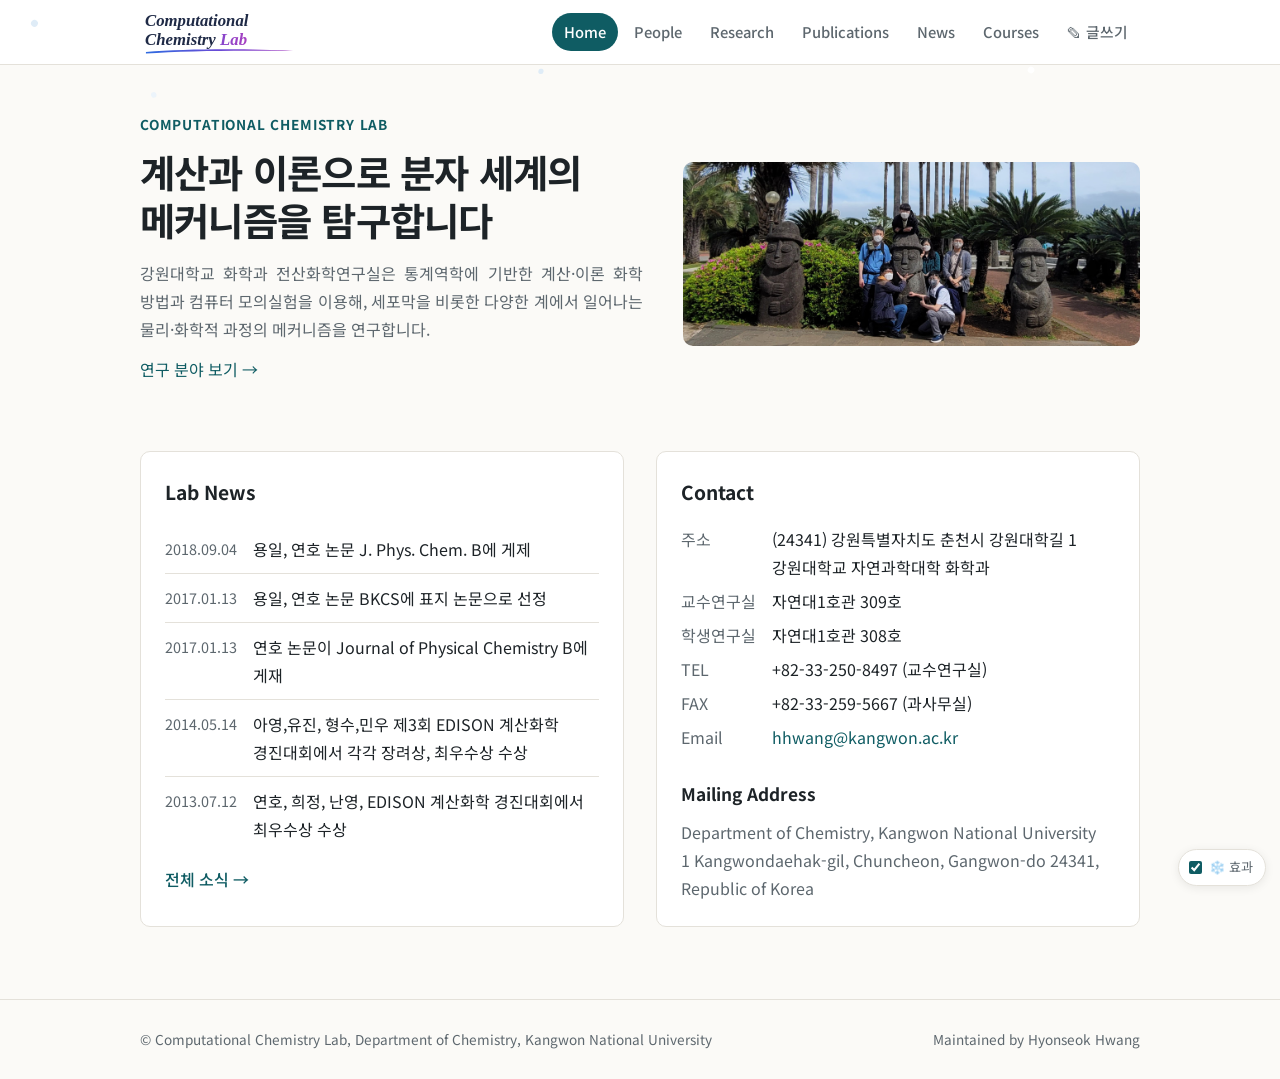
<file: index.html>
<!doctype html>
<html lang="ko">
<head>
<meta charset="utf-8">
<meta name="viewport" content="width=device-width, initial-scale=1">
<title>CCLab@KNU · 강원대학교 전산화학연구실</title>
<meta name="description" content="강원대학교 화학과 전산화학연구실 (Computational Chemistry Lab, Kangwon National University)">
<link rel="preconnect" href="https://fonts.googleapis.com">
<link rel="preconnect" href="https://fonts.gstatic.com" crossorigin>
<link href="https://fonts.googleapis.com/css2?family=Noto+Sans+KR:wght@400;500;700&family=Noto+Serif+KR:wght@600;700&display=swap" rel="stylesheet">
<link rel="stylesheet" href="assets/highlight/github.min.css">
<link rel="stylesheet" href="assets/style.css">
</head>
<body>
<header class="site-header">
  <div class="wrap">
    <a class="brand" href="" aria-label="CCLab@KNU"><img class="brand-logo" src="assets/images/r2-01.svg" alt="CCLab@KNU"></a>
    <button class="nav-toggle" aria-label="메뉴 열기" aria-expanded="false" aria-controls="nav"><span></span><span></span><span></span></button>
    <nav class="nav" id="nav"><a href="" class="active">Home</a><a href="people/">People</a><a href="research/">Research</a><a href="publications/">Publications</a><a href="news/">News</a><a href="courses/">Courses</a><a href="write.html">✎ 글쓰기</a></nav>
  </div>
</header>
<main><div class="wrap">

<section class="hero">
  <div>
    <div class="eyebrow">Computational Chemistry Lab</div>
    <h1>계산과 이론으로 분자 세계의 메커니즘을 탐구합니다</h1>
    <p>강원대학교 화학과 전산화학연구실은 통계역학에 기반한 계산·이론 화학 방법과 컴퓨터 모의실험을 이용해, 세포막을 비롯한 다양한 계에서 일어나는 물리·화학적 과정의 메커니즘을 연구합니다.</p>
    <p><a href="research/">연구 분야 보기 →</a></p>
  </div>
  <figure><img src="assets/images/cclab_20220414b.jpg" alt="CCLab 구성원 단체 사진" loading="lazy" onerror="this.closest('figure') ? this.closest('figure').remove() : this.remove()"></figure>
</section>

<div class="grid-2">
  <section class="card">
    <h2>Lab News</h2>
    <ul class="news-list">
<li><time>2018.09.04</time><span>용일, 연호 논문 J. Phys. Chem. B에 게제</span></li>
<li><time>2017.01.13</time><span>용일, 연호 논문 BKCS에 표지 논문으로 선정</span></li>
<li><time>2017.01.13</time><span>연호 논문이 Journal of Physical Chemistry B에 게재</span></li>
<li><time>2014.05.14</time><span>아영,유진, 형수,민우 제3회 EDISON 계산화학 경진대회에서 각각 장려상, 최우수상 수상</span></li>
<li><time>2013.07.12</time><span>연호, 희정, 난영, EDISON 계산화학 경진대회에서 최우수상 수상</span></li>
    </ul>
    <a class="more" href="news/">전체 소식 →</a>
  </section>
  <section class="card">
    <h2>Contact</h2>
    <dl class="contact">
      <dt>주소</dt><dd>(24341) 강원특별자치도 춘천시 강원대학길 1<br>강원대학교 자연과학대학 화학과</dd>
      <dt>교수연구실</dt><dd>자연대1호관 309호</dd>
      <dt>학생연구실</dt><dd>자연대1호관 308호</dd>
      <dt>TEL</dt><dd>+82-33-250-8497 (교수연구실)</dd>
      <dt>FAX</dt><dd>+82-33-259-5667 (과사무실)</dd>
      <dt>Email</dt><dd><a href="mailto:hhwang@kangwon.ac.kr">hhwang@kangwon.ac.kr</a></dd>
    </dl>
    <h3>Mailing Address</h3>
    <p style="margin:0;color:var(--muted)">Department of Chemistry, Kangwon National University<br>1 Kangwondaehak-gil, Chuncheon, Gangwon-do 24341, Republic of Korea</p>
  </section>
</div>

</div></main>
<footer class="site-footer">
  <div class="wrap">
    <span>© Computational Chemistry Lab, Department of Chemistry, Kangwon National University</span>
    <span>Maintained by Hyonseok Hwang</span>
  </div>
</footer>
<script>(function(){var t=document.querySelector('.nav-toggle'),n=document.getElementById('nav');if(!t||!n)return;t.addEventListener('click',function(){var o=n.classList.toggle('open');t.setAttribute('aria-expanded',o?'true':'false');});n.addEventListener('click',function(e){if(e.target.closest('a')){n.classList.remove('open');t.setAttribute('aria-expanded','false');}});})();</script>
<script src="assets/gate.js" defer></script>
<script src="assets/seasons.js" defer></script>
<script src="assets/highlight/highlight.min.js" defer></script>
<script src="assets/highlight/languages/fortran.min.js" defer></script>
<script src="assets/highlight/languages/matlab.min.js" defer></script>
<script src="assets/hl-init.js" defer></script>
</body>
</html>
</file>
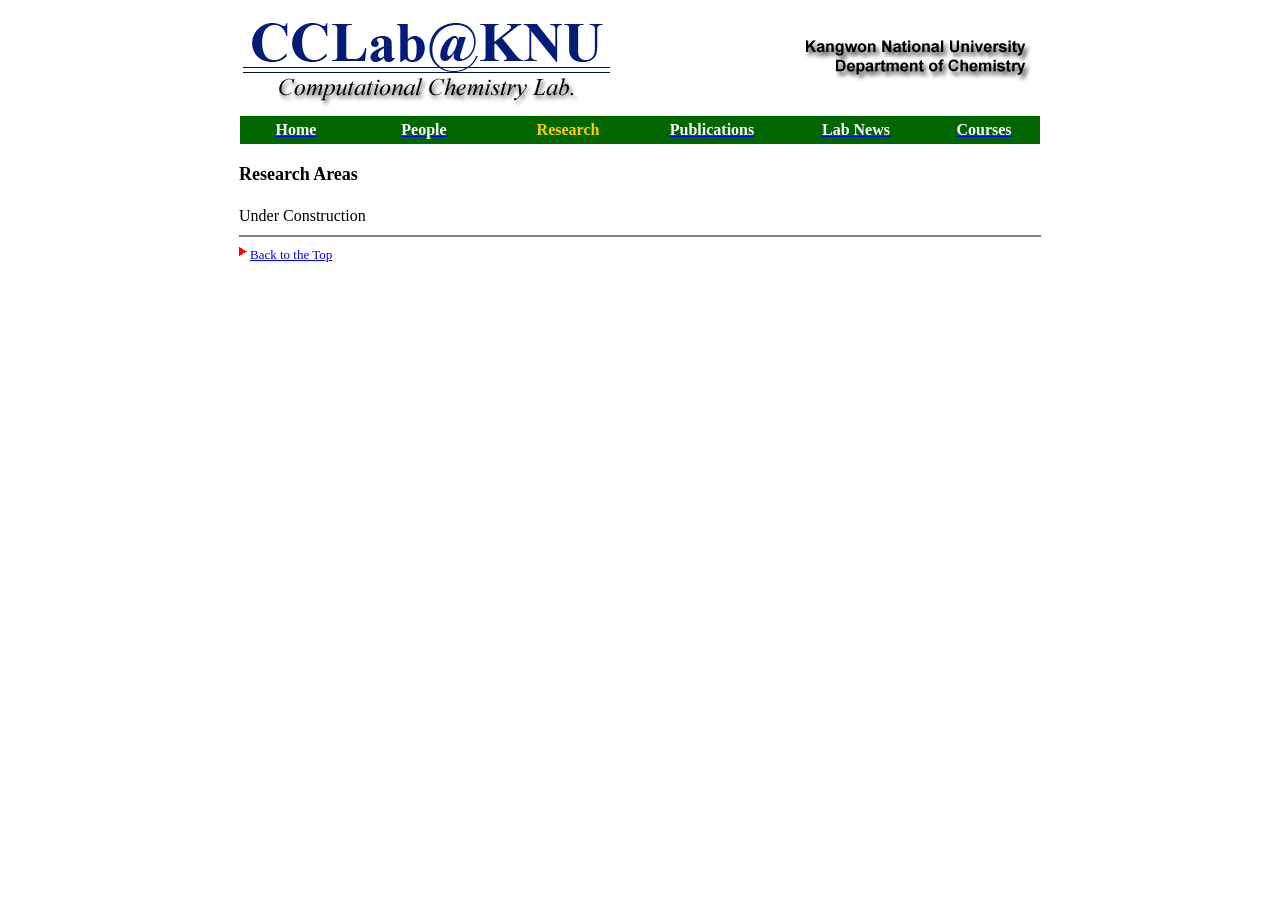
<file: assets/research/research.html>
<html><head>
<meta http-equiv="content-type" content="text/html; charset=euc-kr" %>
<title>CCL@Kangwon's Research</title>
</head>
<body BGCOLOR="#FFFFFF" LINK="#0000FF" VLINK="#0000CC" ALINK="#FF0000">
<center>
<table WIDTH="800" BORDER="0">
<tr>
	<td COLSPAN="4"><img SRC="../images/cclab@KNU.png" ALT="CCLab@KNU" ALIGN="left"></td>
	<td><img SRC="../images/chemistry01.png" ALT="chemistry@kangwon" ALIGN="right" ></td>
</tr>
</table>
<table WIDTH="800" BORDER="0" CELLSPACING=0>
<tr BGCOLOR="#FFFFFF" ALIGN="center"><td COLSPAN="6"></td></tr>
<tr BGCOLOR="#FFFFFF" ALIGN="center"><td COLSPAN="6"></td></tr>
<tr BGCOLOR="#FFFFFF" ALIGN="center"><td COLSPAN="6"></td></tr>
<tr BGCOLOR="#006600" ALIGN="center"><td COLSPAN="6"></td></tr>
<tr BGCOLOR="#006600" ALIGN="center"><td COLSPAN="6"></td></tr>
<tr BGCOLOR="#006600" ALIGN="center">
	<td WIDTH="14%"><a HREF=".."><font color="#FFFFFF"><b>Home</b></font></a></td>
	<td WIDTH="18%"><a HREF="../people/people.html"><font color="#FFFFFF"><b>People</b></font></a></td>
	<td WIDTH="18%"><font color="#FFCC00"><b>Research<b></b></font></td>
	<td WIDTH="18%"><a HREF="../publications/publications.html"><font color="#FFFFFF"><b>Publications</b></font></a></td>
	<td WIDTH="18%"><a HREF="../cgi-bin/spboard/board.cgi?id=cclab"><font color="#FFFFFF"><b>Lab News<b></font></a></td>
	<td WIDTH="14%"><a HREF="../cgi-bin/spboard/board.cgi?id=hhwang"><font color="#FFFFFF"><b>Courses</b></font></a></td>
</tr>
<tr BGCOLOR="#006600" ALIGN="center"><td COLSPAN="6"></td></tr>
<tr BGCOLOR="#006600" ALIGN="center"><td COLSPAN="6"></td></tr>
</table>
<BR>
<table WIDTH="800" cellspacing="2" border="0" cellpadding="0">
<tr><td><B><font size="+1">Research Areas</font></B></td></tr>
<tr><td><BR></td></tr>
<tr><td>Under Construction</td></tr>
<tr><td><center><hr NOSHADE WIDTH="800"></center></td></tr>
<tr><td><IMG SRC="../images/redtriangle.gif" ALT="bullet" ALIGN="left"><A HREF="courses.html#top"><font size="-1">Back to the Top</font></A></CENTER></TD></TR>
</table>
</center>
</body>
</file>
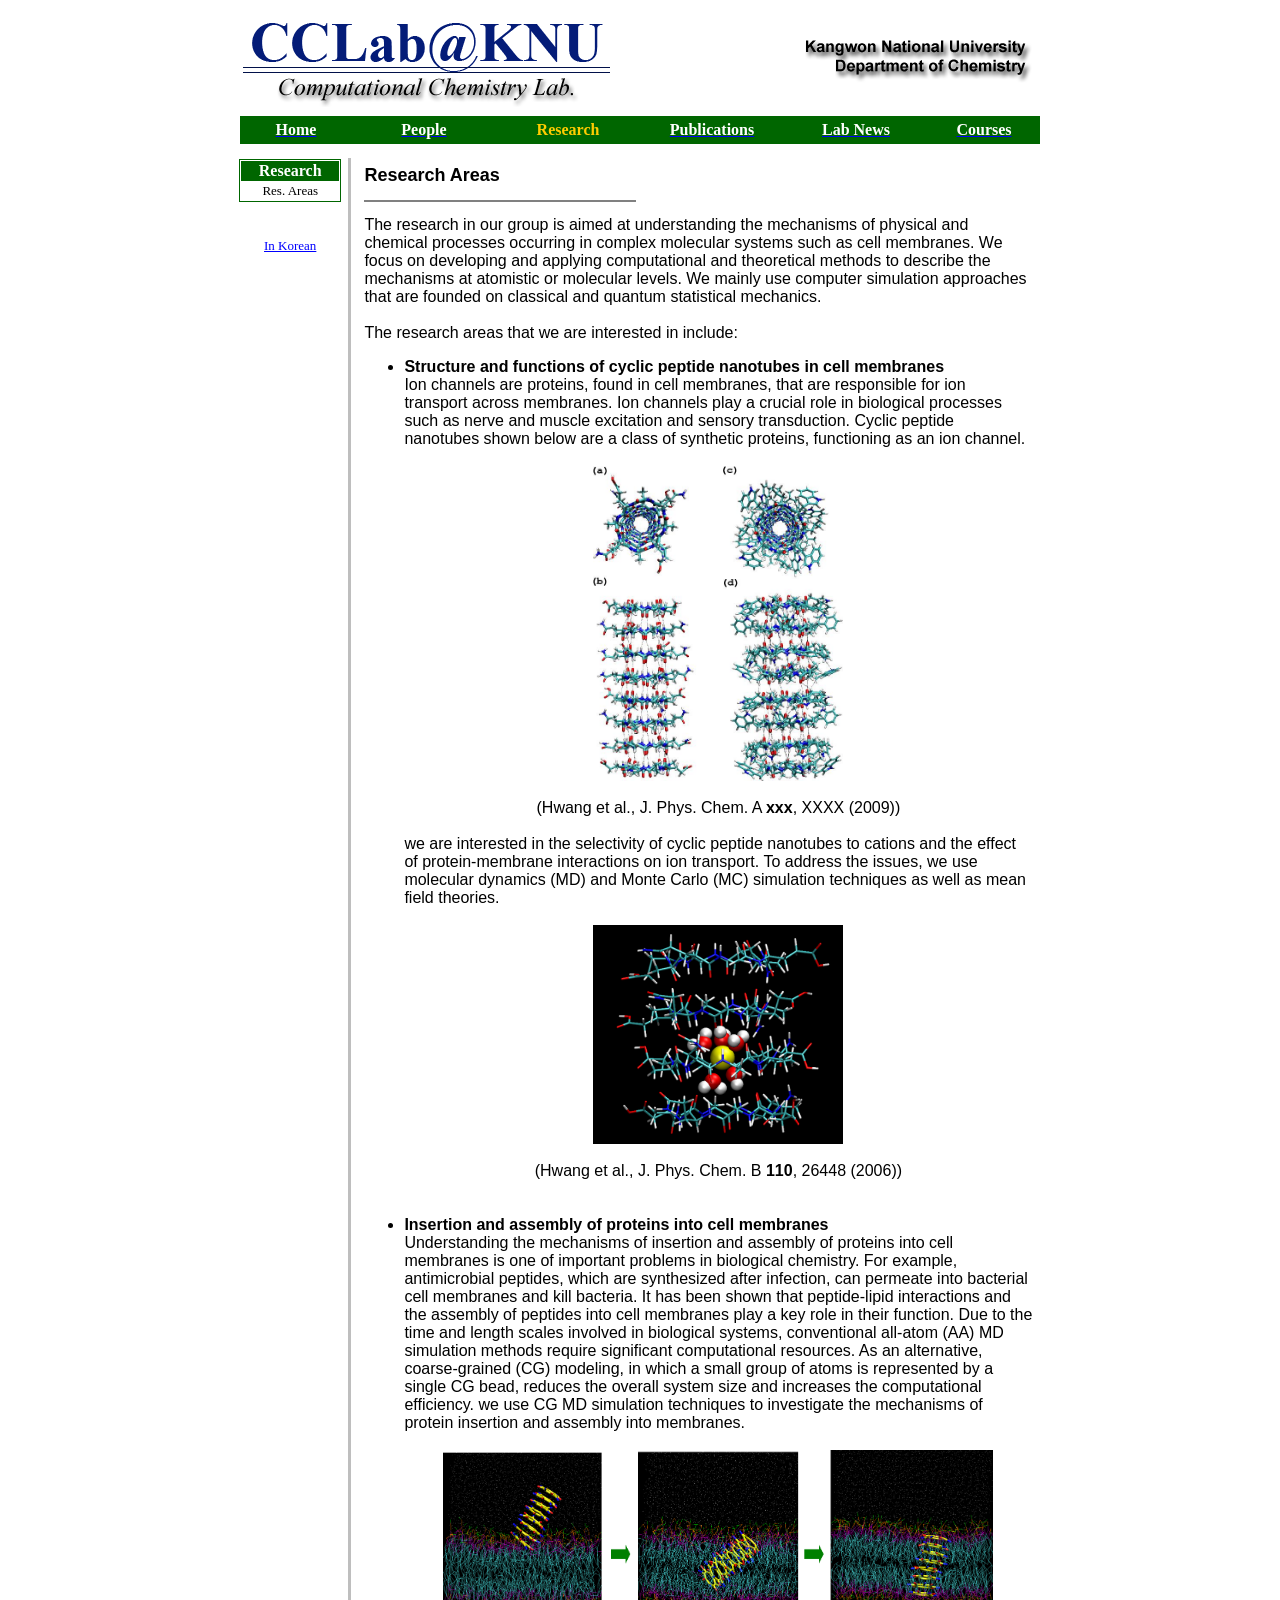
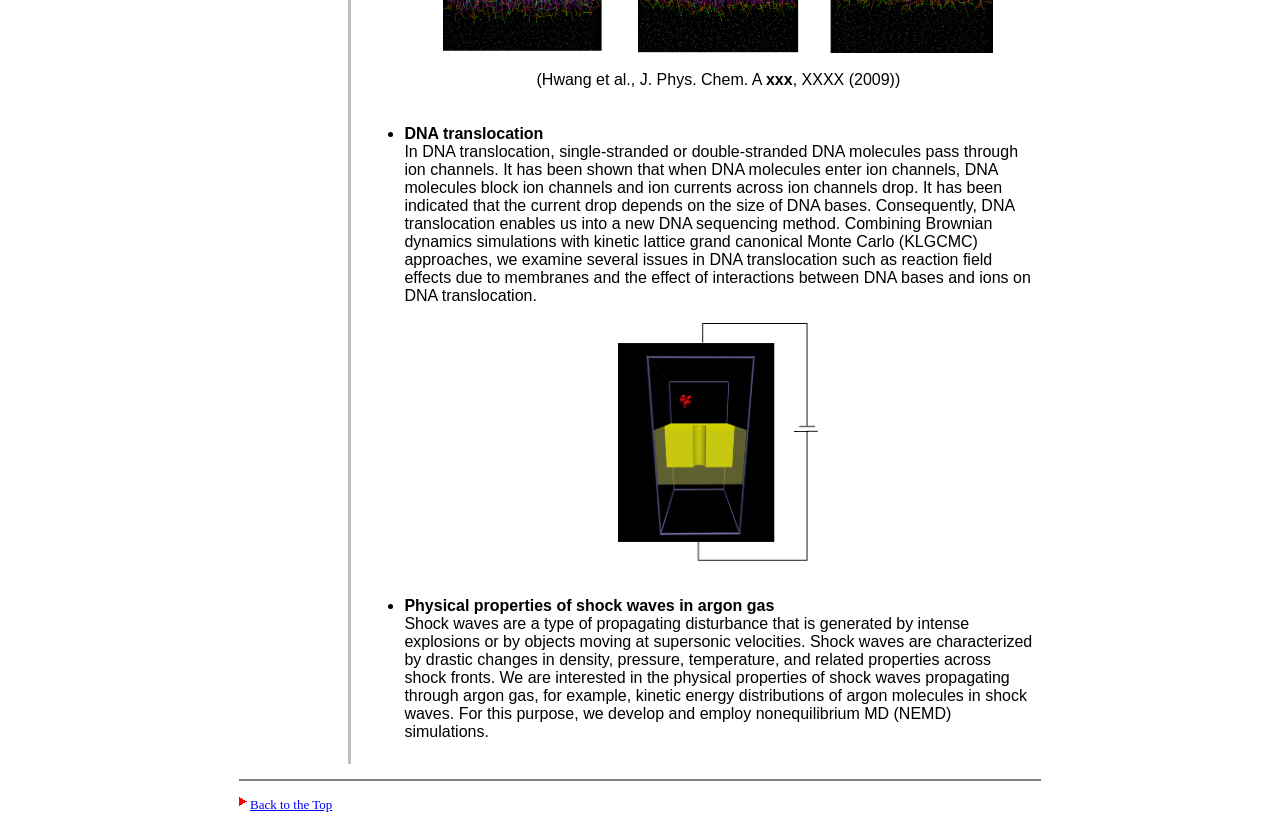
<file: assets/research/research_eng.html>
<html> 
<head>
<meta http-equiv="content-type" content="text/html; charset=euc-kr" %>
<title>Research in CCLab@KNU</title>
</head>
<body BGCOLOR="#FFFFFF" LINK="#0000FF" VLINK="#0000CC" ALINK="#FF0000">
<center>
<table WIDTH="800" BORDER="0">
<tr>
	<td COLSPAN="4"><img SRC="../images/cclab@KNU.png" ALT="CCLab@KNU" ALIGN="left"></td>
	<td><img SRC="../images/chemistry01.png" ALT="chemistry@kangwon" ALIGN="right" ></td>
</tr>
</table>
<table WIDTH="800" BORDER="0" CELLSPACING=0>
<tr BGCOLOR="#FFFFFF" ALIGN="center"><td COLSPAN="6"></td></tr>
<tr BGCOLOR="#FFFFFF" ALIGN="center"><td COLSPAN="6"></td></tr>
<tr BGCOLOR="#FFFFFF" ALIGN="center"><td COLSPAN="6"></td></tr>
<tr BGCOLOR="#006600" ALIGN="center"><td COLSPAN="6"></td></tr>
<tr BGCOLOR="#006600" ALIGN="center"><td COLSPAN="6"></td></tr>
<tr BGCOLOR="#006600" ALIGN="center">
	<td WIDTH="14%"><a HREF=".."><font color="#FFFFFF"><b>Home</b></font></a></td>
	<td WIDTH="18%"><a HREF="../people/people.html"><font color="#FFFFFF"><b>People</b></font></a></td>
	<td WIDTH="18%"><font color="#FFCC00"><b>Research<b></b></font></td>
	<td WIDTH="18%"><a HREF="../publications/publications.html"><font color="#FFFFFF"><b>Publications<b></font></a></td>
	<td WIDTH="18%"><a HREF="../cgi-bin/spboard/board.cgi?id=cclab"><font color="#FFFFFF"><b>Lab News</b></font></a></td>
	<td WIDTH="14%"><a HREF="../courses/courses.html"><font color="#FFFFFF"><b>Courses</b></font></a></td>
</tr>
<tr BGCOLOR="#006600" ALIGN="center"><td COLSPAN="6"></td></tr>
<tr BGCOLOR="#006600" ALIGN="center"><td COLSPAN="6"></td></tr>
</table>
<table WIDTH="800" cellspacing="6" border="0" cellpadding="1">
<tr><td colspan="3"></td></tr>
<tr><td ALIGN="center" VALIGN="top">
        <TABLE BGCOLOR="#006600" BORDER=0 BORDERWIDTH=60% CELLSPACING=0 CELLPADDING=1 WIDTH=100>
        <TR ALIGN="center"><TD>
        <TABLE BGCOLOR="#FFFFFF" BORDER=0 BORDERWIDTH=100% CELLSPACING=1 CELLPADDING=1 WIDTH=100>
                <TR BGCOLOR="#006600"><TD ALIGN="center"><FONT COLOR="#FFFFFF"><B>Research</B></FONT></TD></TR>
                <TR><TD ALIGN="center"> <FONT SIZE=-1>Res. Areas</A><BR></TD></TR>
                </TABLE></TD></TR></TABLE>
	<br><br>
	<a href="./research_kor.html"><font size="-1">In Korean</font></a></TD>
<td width="1" bgcolor="#BEBEBE"><BR></td>
<td>

<font face="arial">
<table WIDTH="680" cellspacing="6" border="0" cellpadding="0">
<tr><td COLSPAN="4"><B><font size=+1>Research Areas<font></B></td></tr>
<tr><td COLSPAN="4"><hr noshade width="270" align="left"></td></tr>
<tr><td COLSPAN="4">
The research in our group is aimed at understanding the mechanisms of physical and chemical processes occurring in complex molecular systems such as cell membranes. 
We focus on developing and applying computational and theoretical methods to describe the mechanisms  at atomistic or molecular levels. 
We mainly use computer simulation approaches that are founded on classical and quantum statistical mechanics.
<br><br>
The research areas that we are interested in include:
<UL>
<LI><b>Structure and functions of cyclic peptide nanotubes in cell membranes</b><br>
Ion channels are proteins, found in cell membranes, that  are responsible for ion transport across membranes. Ion channels play a crucial role in biological processes such as nerve and muscle excitation and sensory transduction.
Cyclic peptide nanotubes shown below are a class of synthetic proteins, functioning as an ion channel.
<br><br>
<center><img SRC="../images/nanotube_types01.jpg" ALT="nanotube_types" ALIGN="center" width=250>
<br><br> (Hwang et al., J. Phys. Chem. A <b>xxx</b>, XXXX (2009)) </center>
<br>
we are interested in the selectivity of cyclic peptide nanotubes to cations and the effect of protein-membrane interactions on ion transport.
To address the issues, we use molecular dynamics (MD) and Monte Carlo (MC) simulation techniques as well as mean field theories.
<br><br>
<center><img SRC="../images/na_in_nanotube.png" ALT="na_in_nanotube" ALIGN="center" width=250>
<br><br> (Hwang et al., J. Phys. Chem. B <b>110</b>, 26448 (2006)) </center>
<br><br>
</LI>
<LI> <b>Insertion and assembly of proteins into cell membranes</b> <br>
Understanding the mechanisms of insertion and assembly of proteins into cell membranes is one of important problems in biological chemistry. 
For example, antimicrobial peptides, which are synthesized after infection, can permeate into bacterial cell membranes and kill bacteria. It has been shown that peptide-lipid interactions and the assembly of peptides into cell membranes play a key role in their function.

Due to the time and length scales involved in biological systems, conventional all-atom (AA) MD simulation methods require significant computational resources. 
As an alternative, coarse-grained (CG) modeling, in which a small group of atoms is represented by a single CG bead, reduces the overall system size and increases the computational efficiency.  
we use CG MD simulation techniques to investigate the mechanisms of protein insertion and assembly into membranes.
<br><br> 
<center><img SRC="../images/cg_nanotube_insertion02.png" ALT="cg_nanotube_insertion" ALIGN="center" width=550>
<br><br> (Hwang et al., J. Phys. Chem. A <b>xxx</b>, XXXX (2009)) </center>
<br><br> 
</LI>
<LI> <b> DNA translocation </b> <br>
In DNA translocation, single-stranded or double-stranded DNA molecules pass through ion channels. It has been shown that when DNA molecules enter ion channels, DNA molecules block ion channels and  ion currents across ion channels drop. It has been indicated that the current drop depends on the size of DNA bases. Consequently, DNA translocation enables us into a new DNA sequencing method.
  
Combining Brownian dynamics simulations with kinetic lattice grand canonical Monte Carlo (KLGCMC) approaches, we examine several issues in DNA  translocation such as reaction field effects due to membranes and the effect of interactions between DNA bases and ions on DNA translocation.
<br><br>
<center><img SRC="../images/dna_translocation02.png" ALT="dna_translocation" ALIGN="center" VALIGN="top" width=200></center>
<!--center><img SRC="../images/dna_translocation_meller.png" ALT="dna_translocation_meller" ALIGN="center" width=550>
<br><br> (Meller et al., Phys. Rev. Lett. <b>86</b>, 3435 (2001)) </center-->
<br><br>
</LI>
<LI> <b>Physical properties of shock waves in argon gas</b><br>
Shock waves are a type of propagating disturbance that is generated by intense explosions or by objects moving at supersonic velocities.
Shock waves are characterized by drastic changes in density, pressure, temperature, and related properties across shock fronts. 
We are interested in the physical properties of shock waves propagating through argon gas, for example, kinetic energy distributions of argon molecules in shock waves. For this purpose, we develop and employ nonequilibrium MD (NEMD) simulations. 

</UL> 
</td></tr>
</table></font>

<tr><td COLSPAN="3"><center><hr NOSHADE WIDTH="800"></center></td></tr>
<tr><td COLSPAN="3"><IMG SRC="../images/redtriangle.gif" ALT="bullet" ALIGN="left"><A HREF="research_eng.html#top"><font size="-1">Back to the Top</font></A></CENTER></TD></TR>
</table>

</body>
</file>
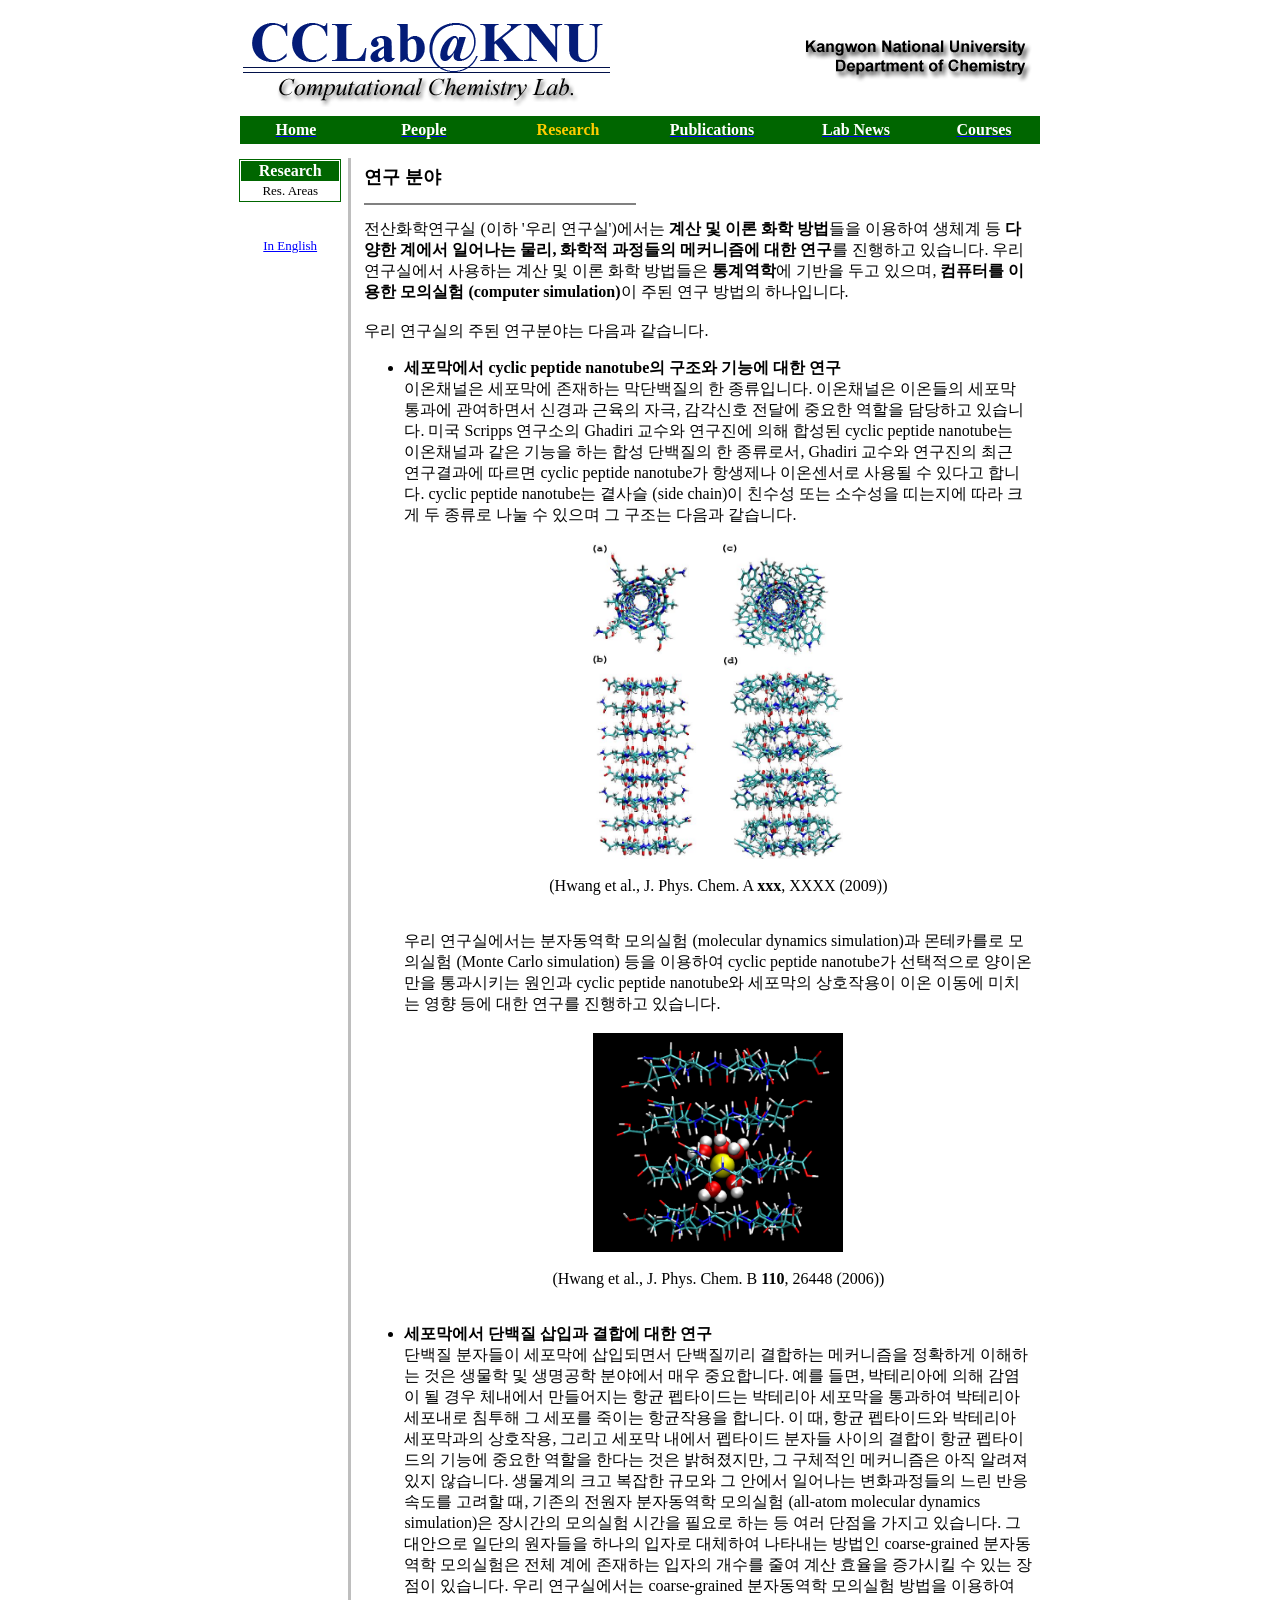
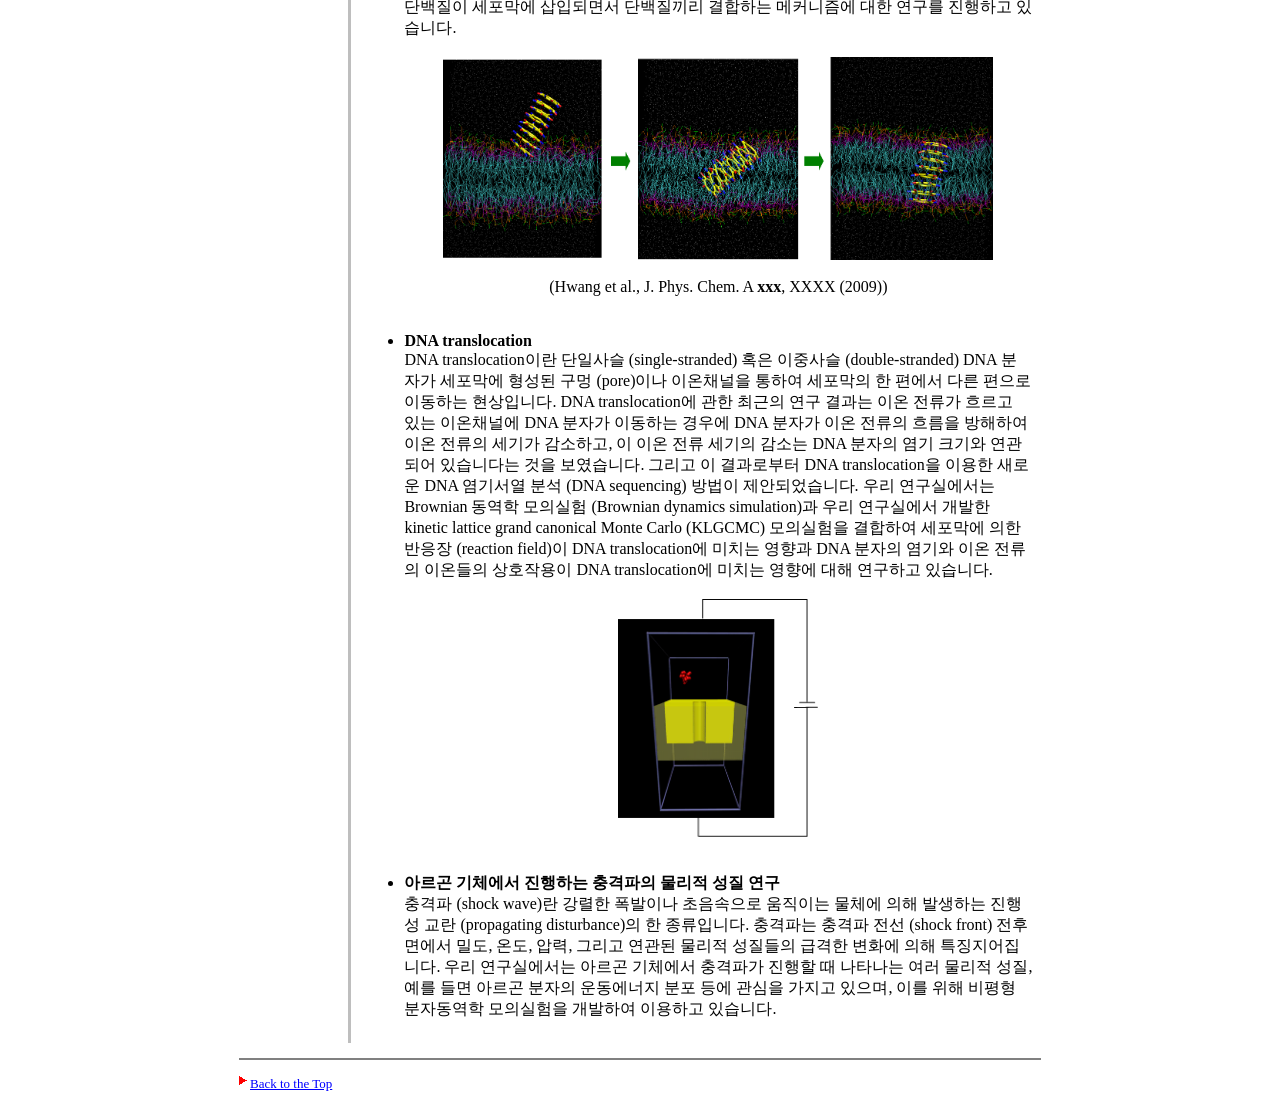
<file: assets/research/research_kor.html>
<html> 
<head>
<meta http-equiv="content-type" content="text/html; charset=euc-kr" %>
<title>Research in CCLab@KNU</title>
</head>
<body BGCOLOR="#FFFFFF" LINK="#0000FF" VLINK="#0000CC" ALINK="#FF0000">
<center>
<table WIDTH="800" BORDER="0">
<tr>
	<td COLSPAN="4"><img SRC="../images/cclab@KNU.png" ALT="CCLab@KNU" ALIGN="left"></td>
	<td><img SRC="../images/chemistry01.png" ALT="chemistry@kangwon" ALIGN="right" ></td>
</tr>
</table>
<table WIDTH="800" BORDER="0" CELLSPACING=0>
<tr BGCOLOR="#FFFFFF" ALIGN="center"><td COLSPAN="6"></td></tr>
<tr BGCOLOR="#FFFFFF" ALIGN="center"><td COLSPAN="6"></td></tr>
<tr BGCOLOR="#FFFFFF" ALIGN="center"><td COLSPAN="6"></td></tr>
<tr BGCOLOR="#006600" ALIGN="center"><td COLSPAN="6"></td></tr>
<tr BGCOLOR="#006600" ALIGN="center"><td COLSPAN="6"></td></tr>
<tr BGCOLOR="#006600" ALIGN="center">
	<td WIDTH="14%"><a HREF=".."><font color="#FFFFFF"><b>Home</b></font></a></td>
	<td WIDTH="18%"><a HREF="../people/people.html"><font color="#FFFFFF"><b>People</b></font></a></td>
	<td WIDTH="18%"><font color="#FFCC00"><b>Research<b></b></font></td>
	<td WIDTH="18%"><a HREF="../publications/publications.html"><font color="#FFFFFF"><b>Publications<b></font></a></td>
	<td WIDTH="18%"><a HREF="../cgi-bin/spboard/board.cgi?id=cclab"><font color="#FFFFFF"><b>Lab News</b></font></a></td>
	<td WIDTH="14%"><a HREF="../courses/courses.html"><font color="#FFFFFF"><b>Courses</b></font></a></td>
</tr>
<tr BGCOLOR="#006600" ALIGN="center"><td COLSPAN="6"></td></tr>
<tr BGCOLOR="#006600" ALIGN="center"><td COLSPAN="6"></td></tr>
</table>
<table WIDTH="800" cellspacing="6" border="0" cellpadding="1">
<tr><td colspan="3"></td></tr>
<tr><td ALIGN="center" VALIGN="top">
        <TABLE BGCOLOR="#006600" BORDER=0 BORDERWIDTH=60% CELLSPACING=0 CELLPADDING=1 WIDTH=100>
        <TR ALIGN="center"><TD>
        <TABLE BGCOLOR="#FFFFFF" BORDER=0 BORDERWIDTH=100% CELLSPACING=1 CELLPADDING=1 WIDTH=100>
                <TR BGCOLOR="#006600"><TD ALIGN="center"><FONT COLOR="#FFFFFF"><B>Research</B></FONT></TD></TR>
                <TR><TD ALIGN="center"> <FONT SIZE="-1">Res. Areas</A><BR></TD></TR>
                </TABLE></TD></TR></TABLE>
	<br><br>
	<a href="./research_eng.html"><font size="-1">In English</font></a></TD>
<td width="1" bgcolor="#BEBEBE"><BR></td>
<td>
<table WIDTH="680" cellspacing="6" border="0" cellpadding="0">
<tr><td COLSPAN="4"><B><font size=+1>���� �о�<font></B></td></tr>
<tr><td COLSPAN="4"><hr noshade width="270" align="left"></td></tr>
<tr><td COLSPAN="4">
����ȭ�п����� (���� '�츮 ������')������  <b>��� �� �̷� ȭ�� ���</b>���� �̿��Ͽ� ��ü�� �� <b>�پ��� �迡�� �Ͼ�� ����, ȭ����
�������� ��Ŀ���� ���� ����</b>�� �����ϰ� �ֽ��ϴ�.
�츮 �����ǿ��� ����ϴ� ��� �� �̷� ȭ�� ������� <b>��迪��</b>�� ����� �ΰ� ������, <b>��ǻ�͸� �̿��� ���ǽ��� (computer
simulation)</b>�� �ֵ� ���� ����� �ϳ��Դϴ�.
<br><br>
�츮 �������� �ֵ� �����оߴ� ������ �����ϴ�.
<UL>
<LI><b>���������� cyclic peptide nanotube�� ������ ��ɿ� ���� ����</b><br>
�̿�ä���� �������� �����ϴ� ���ܹ����� �� �����Դϴ�.  
�̿�ä���� �̿µ��� ������ ����� �����ϸ鼭 �Ű�� ������ �ڱ�, ������ȣ ���޿� �߿��� ������ ����ϰ� �ֽ��ϴ�. 
�̱� Scripps �������� Ghadiri ������ �������� ���� �ռ��� cyclic peptide nanotube�� �̿�ä�ΰ� ���� ����� �ϴ� �ռ� �ܹ����� �� �����μ�, 
Ghadiri ������ �������� �ֱ� ��������� ������ cyclic peptide nanotube�� �׻����� �̿¼����� ���� �� �ִٰ� �մϴ�.
cyclic peptide nanotube�� ��罽 (side chain)�� ģ���� �Ǵ� �Ҽ����� ������� ���� ũ�� �� ������ ���� ��
������ �� ������  ������ �����ϴ�.
<br><br>
<center><img SRC="../images/nanotube_types01.jpg" ALT="nanotube_types" ALIGN="center" width=250>
<br><br>(Hwang et al., J. Phys. Chem. A <b>xxx</b>, XXXX (2009)) </center>
<br><br>
�츮 �����ǿ����� ���ڵ����� ���ǽ��� (molecular dynamics simulation)�� ����ī���� ���ǽ��� (Monte Carlo simulation) ���� �̿��Ͽ�
cyclic peptide nanotube�� ���������� ���̿¸��� �����Ű�� ���ΰ� cyclic peptide nanotube�� �������� ��ȣ�ۿ���
�̿� �̵��� ��ġ�� ���� � ���� ������ �����ϰ� �ֽ��ϴ�. 
<br><br>
<center><img SRC="../images/na_in_nanotube.png" ALT="na_in_nanotube" ALIGN="center" width=250>
<br><br> (Hwang et al., J. Phys. Chem. B <b>110</b>, 26448 (2006)) </center>
<br><br>
</LI>
<LI><b>���������� �ܹ��� ���԰� ���տ� ���� ���� </b><br>
�ܹ��� ���ڵ��� �������� ���ԵǸ鼭 �ܹ������� �����ϴ� ��Ŀ������ ��Ȯ�ϰ� �����ϴ� ���� ������ �� �������� �о߿��� �ſ� �߿��մϴ�.
���� ���, ���׸��ƿ� ���� ������ �� ��� ü������ ��������� �ױ� ��Ÿ�̵�� ���׸��� �������� ����Ͽ� ���׸��� �������� ħ���� 
��  ������ ���̴� �ױ��ۿ���  �մϴ�.
�� ��, �ױ� ��Ÿ�̵�� ���׸��� ���������� ��ȣ�ۿ�, �׸��� ������ ������ ��Ÿ�̵� ���ڵ� ������ ������ �ױ� ��Ÿ�̵��� ��ɿ� �߿��� ������
�Ѵٴ� ���� ����������, ��  ��ü���� ��Ŀ������ ���� �˷��� ���� �ʽ��ϴ�.
�������� ũ�� ������ �Ը�� �� �ȿ��� �Ͼ�� ��ȭ�������� ���� �����ӵ��� ������ ��, 
������ ������ ���ڵ����� ���ǽ��� (all-atom molecular dynamics simulation)��   ��ð��� ���ǽ��� �ð��� 
�ʿ�� �ϴ� �� ���� ������ ������ �ֽ��ϴ�. 
�� ������� �ϴ��� ���ڵ��� �ϳ��� ���ڷ� ��ü�Ͽ� ��Ÿ���� ����� coarse-grained ���ڵ����� ���ǽ����� ��ü �迡 
�����ϴ� ������ ������ �ٿ� ��� ȿ���� ������ų �� �ִ� ������ �ֽ��ϴ�.  
�츮 �����ǿ����� coarse-grained ���ڵ����� ���ǽ��� ����� �̿��Ͽ� �ܹ����� �������� ���ԵǸ鼭 �ܹ������� �����ϴ� ��Ŀ����
���� ������ �����ϰ� �ֽ��ϴ�. 
<br><br>
<center><img SRC="../images/cg_nanotube_insertion02.png" ALT="cg_nanotube_insertion" ALIGN="center" width=550>
<br><br> (Hwang et al., J. Phys. Chem. A <b>xxx</b>, XXXX (2009)) </center>
<br><br>
</LI>
<LI><b>DNA translocation </b><br>
DNA translocation�̶� ���ϻ罽 (single-stranded) Ȥ�� ���߻罽 (double-stranded) DNA ���ڰ� �������� ������ ���� (pore)�̳�
�̿�ä���� ���Ͽ� �������� �� ������ �ٸ� ������ �̵��ϴ� �����Դϴ�.
DNA translocation�� ���� �ֱ��� ���� ����� �̿� ������ �帣�� �ִ� �̿�ä�ο� DNA ���ڰ� �̵��ϴ� ��쿡
DNA ���ڰ� �̿� ������ �帧�� �����Ͽ� �̿� ������ ���Ⱑ �����ϰ�, �� �̿� ���� ������ ���Ҵ� DNA ������ 
���� ũ��� �����Ǿ� �ֽ��ϴٴ� ���� �������ϴ�.
�׸��� �� ����κ���  DNA translocation�� �̿��� ���ο� DNA ���⼭�� �м� (DNA
sequencing) ����� ���ȵǾ����ϴ�.
�츮 �����ǿ����� Brownian ������ ���ǽ��� (Brownian dynamics simulation)�� �츮 �����ǿ��� ������ kinetic lattice grand
canonical Monte Carlo (KLGCMC) ���ǽ����� �����Ͽ� �������� ���� ������ (reaction field)�� DNA translocation�� ��ġ�� �����
DNA ������ ����� �̿� ������ �̿µ��� ��ȣ�ۿ��� DNA translocation�� ��ġ�� ���⿡ ���� �����ϰ� �ֽ��ϴ�. 
<br><br>
<center><img SRC="../images/dna_translocation02.png" ALT="dna_translocation" ALIGN="center" width=200></center>
<!--center><img SRC="../images/dna_translocation_meller.png" ALT="dna_translocation_meller" ALIGN="center" width=550>
<br><br> (Meller et al., Phys. Rev. Lett. <b>86</b>, 3435 (2001)) </center-->
<br><br>
</LI>
<LI><b>�Ƹ��� ��ü���� �����ϴ� ������� ������ ���� ���� </b><br>
����� (shock wave)�� ������ �����̳� ���������� �����̴� ��ü�� ���� �߻��ϴ� ���༺ ���� (propagating disturbance)�� �� �����Դϴ�.
����Ĵ� ����� ���� (shock front) ���ĸ鿡�� �е�, �µ�, �з�, �׸��� ������ ������ �������� �ް��� ��ȭ�� ���� Ư¡�������ϴ�.
�츮 �����ǿ����� �Ƹ��� ��ü���� ����İ� ������ �� ��Ÿ���� ���� ������ ����, ���� ��� �Ƹ��� ������ ������� ���� �
������ ������ ������, �̸� ���� ������ ���ڵ����� ���ǽ����� �����Ͽ� �̿��ϰ� �ֽ��ϴ�.
</td></tr>
</table>
<tr><td COLSPAN="3"><center><hr NOSHADE WIDTH="800"></center></td></tr>
<tr><td COLSPAN="3"><IMG SRC="../images/redtriangle.gif" ALT="bullet" ALIGN="left"><A HREF="people_students.html#top"><font size="-1">Back to the Top</font></A></CENTER></TD></TR>
</table>

</body>
</file>
<file: assets/style.css>
:root {
  --bg: #fbfaf7;
  --surface: #ffffff;
  --ink: #1d2327;
  --muted: #5d676e;
  --line: #e4e1da;
  --accent: #0f5c63;
  --accent-soft: #e3efef;
  --accent2:#ff6a4d;
  --max: 1040px;
  /* 모달(PDF 뷰어) 크기 — 이 두 값만 바꾸면 됩니다 */
  --modal-w: 1100px;   /* 가로 최대폭 */
  --modal-h: 90vh;     /* 세로 높이 (vh = 화면 높이 %) */
  --serif: "Noto Serif KR", Georgia, serif;
  --sans: "Noto Sans KR", -apple-system, "Apple SD Gothic Neo", "Malgun Gothic", sans-serif;
}

* { box-sizing: border-box; }
html { -webkit-text-size-adjust: 100%; }
body {
  margin: 0;
  background: var(--bg);
  color: var(--ink);
  font-family: var(--sans);
  font-size: 16px;
  line-height: 1.75;
  word-break: keep-all;
  overflow-wrap: break-word;
}
a { color: var(--accent); text-decoration: none; }
a:hover { text-decoration: underline; }
img { max-width: 100%; height: auto; }

.wrap { max-width: var(--max); margin: 0 auto; padding: 0 20px; }

/* 계절 배경 애니메이션 (내용 위로 은은하게, 클릭은 통과) */
#season-canvas { position: fixed; inset: 0; width: 100%; height: 100%; pointer-events: none; z-index: 40; }
#season-toggle {
  position: fixed; right: 14px; bottom: 14px; z-index: 60;
  display: inline-flex; align-items: center; gap: 7px; cursor: pointer;
  background: var(--surface); border: 1px solid var(--line); border-radius: 999px;
  padding: 6px 12px 6px 10px; font-size: 0.82rem; color: var(--muted);
  box-shadow: 0 2px 10px rgba(0, 0, 0, 0.08); user-select: none;
}
#season-toggle:hover { color: var(--ink); }
#season-toggle input { accent-color: var(--accent); margin: 0; cursor: pointer; }
@media print { #season-canvas, #season-toggle { display: none !important; } }

/* Header */
.site-header {
  background: var(--surface);
  border-bottom: 1px solid var(--line);
  position: sticky; top: 0; z-index: 10;
}
.site-header .wrap {
  display: flex; align-items: center; justify-content: space-between;
  gap: 16px; min-height: 64px; flex-wrap: wrap;
}
.brand { display: flex; flex-direction: column; line-height: 1.2; color: var(--ink); }
.brand:hover { text-decoration: none; }
.brand b { font-family: var(--sans); font-size: clamp(1.15rem, 3.5vw, 1.3rem); letter-spacing: -0.01em; }
.brand b span { color: var(--accent); }
.brand small { color: var(--muted); font-size: 0.78rem; }
.brand-logo{ height:clamp(40px, 8vw, 52px); width:auto; display:block; }
.nav { display: flex; gap: 4px; flex-wrap: wrap; }
.nav a {
  color: var(--muted); padding: 6px 12px; border-radius: 999px;
  font-size: 0.92rem; font-weight: 500;
}
.nav a:hover { color: var(--ink); background: var(--accent-soft); text-decoration: none; }
.nav a.active { color: #fff; background: var(--accent); }

/* 햄버거 버튼 (모바일에서만 노출) */
.nav-toggle {
  display: none; flex-direction: column; justify-content: center; gap: 5px;
  width: 42px; height: 42px; padding: 9px; border: 1px solid var(--line);
  background: var(--surface); border-radius: 9px; cursor: pointer;
}
.nav-toggle span { display: block; height: 2px; background: var(--ink); border-radius: 2px; transition: transform .2s, opacity .2s; }
.nav-toggle[aria-expanded="true"] span:nth-child(1) { transform: translateY(7px) rotate(45deg); }
.nav-toggle[aria-expanded="true"] span:nth-child(2) { opacity: 0; }
.nav-toggle[aria-expanded="true"] span:nth-child(3) { transform: translateY(-7px) rotate(-45deg); }

/* Page */
main { padding: 48px 0 72px; }
.page-title { font-family: var(--sans); font-size: clamp(1.6rem, 4.5vw, 2rem); margin: 0 0 6px; letter-spacing: -0.02em; }
.page-lead { color: var(--muted); margin: 0 0 36px; }
h2 {
  font-family: var(--sans); font-size: clamp(1.2rem, 3.5vw, 1.35rem); margin: 48px 0 16px;
  padding-bottom: 8px; border-bottom: 1px solid var(--line);
}
h2:first-child { margin-top: 0; }
h3 { font-size: 1.08rem; margin: 28px 0 8px; }

/* Hero */
.hero {
  display: grid; grid-template-columns: 1.1fr 1fr; gap: 40px; align-items: center;
  margin-bottom: 56px;
}
.hero h1 { font-family: var(--sans); font-size: clamp(1.75rem, 5vw, 2.4rem); line-height: 1.25; margin: 0 0 16px; letter-spacing: -0.02em; }
.hero p { color: var(--muted); margin: 0 0 12px; text-align: justify; }
.hero figure { margin: 0; }
.hero img { border-radius: 10px; display: block; width: 100%; }
.eyebrow { color: var(--accent); font-weight: 700; font-size: 0.85rem; letter-spacing: 0.06em; text-transform: uppercase; margin-bottom: 10px; }

.grid-2 { display: grid; grid-template-columns: 1fr 1fr; gap: 32px; }
.card {
  background: var(--surface); border: 1px solid var(--line); border-radius: 10px; padding: 24px;
  min-width: 0;
}
.news-list li { min-width: 0; }
.card h2 { margin-top: 0; border: 0; padding: 0; font-size: 1.2rem; }

/* Lists */
.news-list, .plain-list { list-style: none; margin: 0; padding: 0; }
.news-list li {
  display: flex; gap: 16px; padding: 10px 0; border-bottom: 1px solid var(--line);
}
.news-list li:last-child { border-bottom: 0; }
.news-list time { color: var(--muted); font-variant-numeric: tabular-nums; white-space: nowrap; font-size: 0.9rem; padding-top: 1px; }
.more { display: inline-block; margin-top: 12px; font-weight: 500; }

dl.contact { margin: 0; display: grid; grid-template-columns: auto minmax(0, 1fr); gap: 6px 16px; }
dl.contact dt { color: var(--muted); white-space: nowrap; }
dl.contact dd { margin: 0; min-width: 0; overflow-wrap: anywhere; }

/* People */
.pi { display: grid; grid-template-columns: 180px 1fr; gap: 32px; align-items: start; }
.pi h3 { font-family: var(--sans); font-size: 1.5rem; margin: 0; }
.pi .pi-en { font-weight: 400; color: var(--muted); font-size: 1rem; }
.pi .role { color: var(--muted); margin: 4px 0 16px; }
.pi-bio h4 { font-size: 0.95rem; margin: 18px 0 8px; color: var(--accent); }
.pi-bio ul { list-style: none; padding: 0; margin: 0; }
.pi-bio li { padding: 3px 0 3px 10.5em; color: var(--ink); font-size: 0.95rem; }
.pi-bio li strong { display: inline-block; width: 9em; margin-left: -10em;
  white-space: nowrap; color: var(--muted); font-weight: 500; font-variant-numeric: tabular-nums; }

/* Avatar */
.avatar { width: 100%; aspect-ratio: 1; border-radius: 12px; overflow: hidden; background: var(--accent-soft); }
.avatar img { width: 100%; height: 100%; object-fit: cover; display: block; }
.avatar-ph { display: flex; align-items: center; justify-content: center; font-family: var(--sans); font-size: 1.6rem; color: var(--accent); }
.pi .avatar { width: 180px; height: 180px; }
/* 교수 사진: 잘리지 않게 원본 비율로 */
.pi-photo { width: 180px; height: auto; border-radius: 10px; display: block; background: var(--accent-soft); }

h3.grp { font-size: 1.05rem; margin: 28px 0 12px; color: var(--accent); }
.members { display: grid; grid-template-columns: repeat(auto-fill, minmax(210px, 1fr)); gap: 14px; }
.member { display: flex; gap: 12px; align-items: center; background: var(--surface); border: 1px solid var(--line); border-radius: 10px; padding: 12px 14px; }
.member .avatar { width: 52px; height: 52px; flex: none; border-radius: 50%; font-size: 1.1rem; }
.member .m-info { min-width: 0; }
.member b { display: block; font-size: 1.02rem; }
.member small { color: var(--muted); }
.m-extra { margin-top: 4px; display: flex; flex-direction: column; gap: 1px; }
.m-research { font-size: 0.82rem; color: var(--muted); }
.m-mail { font-size: 0.82rem; }

.alumni { display: grid; grid-template-columns: repeat(auto-fill, minmax(150px, 1fr)); gap: 10px; }
.alum { background: var(--surface); border: 1px solid var(--line); border-radius: 8px; padding: 10px 12px; }
.alum b { display: block; }
.alum small { color: var(--muted); font-size: 0.82rem; }

table { width: 100%; border-collapse: collapse; font-size: 0.95rem; }
th, td { text-align: left; padding: 8px 10px; border-bottom: 1px solid var(--line); vertical-align: top; }
th { color: var(--muted); font-weight: 500; }
.table-wrap { overflow-x: auto; }

.gallery { display: grid; grid-template-columns: repeat(auto-fill, minmax(280px, 1fr)); gap: 20px; }
.gallery figure { margin: 0; background: var(--surface); border: 1px solid var(--line); border-radius: 10px; overflow: hidden; }
.gallery img { display: block; width: 100%; aspect-ratio: 4 / 3; object-fit: cover; background: var(--accent-soft); }
.gallery figcaption { padding: 10px 14px 14px; font-size: 0.88rem; color: var(--muted); }
.gallery figcaption b { color: var(--ink); display: block; font-weight: 500; }

/* Research */
.lang-toggle { display: inline-flex; border: 1px solid var(--line); border-radius: 999px; overflow: hidden; margin-bottom: 28px; }
.lang-toggle button {
  border: 0; background: transparent; padding: 6px 16px; cursor: pointer;
  font: inherit; font-size: 0.9rem; color: var(--muted);
}
.lang-toggle button.on { background: var(--accent); color: #fff; }
[data-lang="en"] .ko, [data-lang="ko"] .en { display: none; }
.topic { margin-bottom: 44px; }
.topic figure { margin: 16px 0; }
.topic figure img { display: block; max-height: 360px; width: auto; margin: 0 auto; border-radius: 8px; }
.topic figcaption { text-align: center; color: var(--muted); font-size: 0.85rem; margin-top: 6px; }
.ko p {text-align: justify;}
.en p {text-align: justify;}

/* Publications */
.pub-tools { display: flex; gap: 12px; flex-wrap: wrap; align-items: center; margin-bottom: 8px; }
.pub-tools input {
  flex: 1; min-width: 220px; padding: 10px 14px; border: 1px solid var(--line); border-radius: 8px;
  font: inherit; background: var(--surface); color: var(--ink);
}
.year { font-family: var(--sans); font-size: 1.2rem; margin: 36px 0 8px; color: var(--accent); }
ol.pubs { margin: 0; padding-left: 0; list-style: none; counter-reset: none; }
ol.pubs li { padding: 10px 0 10px 56px; border-bottom: 1px solid var(--line); position: relative; text-align: justify; }
ol.pubs li::before {
  content: attr(data-n); position: absolute; left: 0; top: 10px; width: 44px; text-align: right;
  color: var(--muted); font-variant-numeric: tabular-nums; font-size: 0.88rem;
}
.pub-title { font-weight: 500; }
.pub-meta { color: var(--muted); font-size: 0.93rem; }
.tag { display: inline-block; font-size: 0.75rem; padding: 1px 8px; border-radius: 999px; background: var(--accent-soft); color: var(--accent); margin-left: 6px; vertical-align: 1px; }
.pdf-link { display: inline-block; font-size: 0.72rem; font-weight: 600; letter-spacing: 0.03em; padding: 1px 7px; border-radius: 4px; background: var(--accent); color: #fff; margin-left: 4px; vertical-align: 1px; }
.pdf-link:hover { text-decoration: none; opacity: 0.88; }
.note { background: var(--accent-soft); border-radius: 8px; padding: 14px 18px; font-size: 0.93rem; color: var(--ink); margin: 0 0 24px; }

/* Posts (News) */
.post { border-bottom: 1px solid var(--line); padding: 22px 0; }
.post:last-child { border-bottom: 0; }
.post-head { display: flex; justify-content: space-between; align-items: baseline; gap: 16px; flex-wrap: wrap; }
.post-head h2 { border: 0; margin: 0; padding: 0; font-size: 1.15rem; }
.post-head time { color: var(--muted); font-variant-numeric: tabular-nums; white-space: nowrap; font-size: 0.9rem; }
.post p { margin: 10px 0 0; }

/* Course archive */
.arch-link {
  border: 0; background: transparent; padding: 0; margin: 0; cursor: pointer;
  font: inherit; color: var(--accent); text-align: left; line-height: inherit;
}
.arch-link:hover { text-decoration: underline; }

/* Modal */
.modal { position: fixed; inset: 0; z-index: 50; display: flex; align-items: center; justify-content: center; padding: 20px; }
.modal[hidden] { display: none; }
.modal-backdrop { position: absolute; inset: 0; background: rgba(20, 25, 28, 0.55); }
.modal-box {
  position: relative; background: var(--surface); border-radius: 12px;
  width: min(var(--modal-w), 96vw); height: auto; max-height: var(--modal-h);
  display: flex; flex-direction: column; overflow: hidden;
  box-shadow: 0 20px 60px rgba(0, 0, 0, 0.3);
}
/* 첨부(PDF)가 없는 글은 내용 크기만큼만 */
.modal:not(.has-pdf) .modal-box { max-height: 80vh; }
.modal-head { display: flex; justify-content: space-between; align-items: flex-start; gap: 16px; padding: 18px 20px; border-bottom: 1px solid var(--line); }
.modal-head h3 { margin: 0; font-size: 1.05rem; font-family: var(--sans); }
.modal-head time { color: var(--muted); font-size: 0.85rem; }
.modal-x { border: 0; background: transparent; font-size: 1.6rem; line-height: 1; cursor: pointer; color: var(--muted); padding: 0 4px; }
.modal-x:hover { color: var(--ink); }
.modal-body { flex: 1; min-height: 0; display: flex; flex-direction: column; }
.modal-body iframe { width: 100%; height: 72vh; border: 0; background: #f4f2ee; }
.modal-foot { margin: 0; padding: 12px 20px; font-size: 0.9rem; }
.modal-note { padding: 24px 20px; color: var(--muted); margin: 0; }
.modal-text { padding: 18px 20px; line-height: 1.7; border-bottom: 1px solid var(--line); max-height: 60vh; overflow: auto; }
.modal-text img, .post-img { max-width: 100%; height: auto; border-radius: 6px; margin: 10px 0; display: block; }

.board { margin-bottom: 20px; }
.board-head { display: flex; align-items: center; gap: 10px; flex-wrap: wrap; margin: 0 0 4px; cursor: pointer; }
.board-head h2::before {
  content: "";
  display: inline-block;
  width: 7px; height: 7px;
  margin-right: 10px;
  border-radius: 50%;
  background: var(--accent);   /* 스킨마다 색 자동 */
  vertical-align: middle;
}
.board-head h2 { border: 0; margin: 0 auto 0 0; padding: 0; }  /* 제목 왼쪽 → 건수·화살표 오른쪽으로 모음 */
.board-head .meta { color: var(--muted); font-size: 0.85rem; }
 
/* 펼칠 수 있다는 상시 표시(아코디언 화살표) */
.board-head::-webkit-details-marker { display: none; }
.board-head::after {
  content: ""; flex: none; width: 9px; height: 9px; margin-bottom: 3px;
  border-right: 2.5px solid var(--accent); border-bottom: 2.5px solid var(--accent);
  transform: rotate(45deg); transition: transform .25s;
}
details.board[open] > .board-head::after { transform: rotate(-135deg); margin-bottom: -3px; }


/* Courses */
.course-grid { display: grid; grid-template-columns: 1fr 1fr; gap: 24px; }
.course-grid ul { margin: 0; padding-left: 1.1em; }
.course-grid h3 { margin-top: 0; }

/* 자료 열람 코드 모달 */
#gate-modal { position: fixed; inset: 0; z-index: 70; display: flex; align-items: center; justify-content: center; padding: 20px; }
#gate-modal[hidden] { display: none; }
.gate-back { position: absolute; inset: 0; background: rgba(20, 25, 28, 0.55); }
.gate-box { position: relative; background: var(--surface); border-radius: 12px; padding: 24px; width: min(360px, 100%); box-shadow: 0 20px 60px rgba(0, 0, 0, 0.3); }
.gate-box h3 { margin: 0 0 8px; font-family: var(--sans); font-size: 1.15rem; }
.gate-box p { margin: 0 0 14px; color: var(--muted); font-size: 0.9rem; }
.gate-box input { width: 100%; font: inherit; font-size: 1rem; padding: 10px 12px; border: 1px solid var(--line); border-radius: 8px; }
.gate-err { color: #c0392b !important; margin: 8px 0 0 !important; }
.gate-btns { display: flex; justify-content: flex-end; gap: 10px; margin-top: 16px; }

/* Write form */
.wform { max-width: 720px; display: flex; flex-direction: column; gap: 16px; }
.wform label { display: flex; flex-direction: column; gap: 6px; font-size: 0.9rem; color: var(--muted); font-weight: 500; }
.wform .w-row { display: grid; grid-template-columns: 2fr 1fr; gap: 16px; }
.wform input[type=text], .wform select, .wform textarea {
  font: inherit; font-size: 1rem; color: var(--ink); padding: 10px 12px;
  border: 1px solid var(--line); border-radius: 8px; background: var(--surface); width: 100%;
}
.wform textarea { resize: vertical; line-height: 1.6; }
.wform input[type=file] { font: inherit; font-size: 0.9rem; }
.wform-btns { display: flex; gap: 10px; flex-wrap: wrap; margin-top: 4px; }
.btn, .btn-ghost { font: inherit; font-size: 0.95rem; font-weight: 500; padding: 10px 20px; border-radius: 8px; cursor: pointer; border: 1px solid var(--accent); }
.btn { background: var(--accent); color: #fff; }
.btn:hover { opacity: 0.9; }
.btn-ghost { background: transparent; color: var(--accent); }
.btn-ghost:hover { background: var(--accent-soft); }
.wform-preview { background: var(--surface); border: 1px solid var(--line); border-radius: 8px; padding: 16px; white-space: pre-wrap; word-break: break-all; font-size: 0.85rem; line-height: 1.6; color: var(--ink); overflow-x: auto; }

/* Footer */
.site-footer { border-top: 1px solid var(--line); padding: 28px 0; color: var(--muted); font-size: 0.85rem; }
.site-footer .wrap { display: flex; justify-content: space-between; flex-wrap: wrap; gap: 8px; }

/* 네비게이션: 좁은 화면에서 햄버거 메뉴로 */
@media (max-width: 860px) {
  .site-header .wrap { flex-wrap: nowrap; }
  .nav-toggle { display: flex; }
  .nav {
    position: absolute; top: 100%; left: 0; right: 0; display: none;
    flex-direction: column; gap: 2px; background: var(--surface);
    border-bottom: 1px solid var(--line); box-shadow: 0 10px 24px rgba(0, 0, 0, 0.1);
    padding: 8px;
  }
  .nav.open { display: flex; }
  .nav a { padding: 12px 14px; border-radius: 8px; font-size: 1rem; }
}

/* 태블릿 이하 */
@media (max-width: 760px) {
  main { padding: 32px 0 56px; }
  .hero, .grid-2, .course-grid, .pi { grid-template-columns: minmax(0, 1fr); }
  .pi .avatar { width: 150px; height: 150px; }
  .pi-photo { max-width: 160px; }
  .timeline li { grid-template-columns: 1fr; gap: 0; padding: 6px 0; }
  ol.pubs li { padding-left: 40px; }
  ol.pubs li::before { width: 30px; }
}

/* 휴대폰 */
@media (max-width: 600px) {
  :root { --max: 100%; }
  main { padding: 24px 0 44px; }
  h2 { margin-top: 36px; }
  .wform .w-row { grid-template-columns: 1fr; }
  .pi-bio li { padding-left: 0; }
  .pi-bio li strong { display: inline; width: auto; margin-left: 0; white-space: normal; }
  .members { grid-template-columns: 1fr; }
  .alumni { grid-template-columns: 1fr 1fr; }
  .gallery { grid-template-columns: 1fr; }
  .news-list li { gap: 10px; }
  .modal { padding: 0; }
  .modal-box { width: 100%; max-width: 100%; height: 100%; max-height: 100vh; border-radius: 0; }
  .modal:not(.has-pdf) .modal-box { height: auto; max-height: 92vh; border-radius: 12px; margin: 10px; width: calc(100% - 20px); }
  .modal-body iframe { height: calc(100vh - 118px); }
  .modal-head h3 { font-size: 1rem; }
  #season-toggle { right: 10px; bottom: 10px; font-size: 0.78rem; padding: 5px 9px; }
}

/* 소형 휴대폰 */
@media (max-width: 400px) {
  .alumni { grid-template-columns: 1fr; }
  .wform-btns { flex-direction: column; align-items: stretch; }
  .wform-btns .btn, .wform-btns .btn-ghost { width: 100%; }
}

/* ---------- 리치 마크다운 (코드블록·표·인용·구분선) ---------- */
.modal-text pre, .post-body pre {
  margin: .85em 0; padding: .85em 1em; background: #f6f8fa;
  border: 1px solid #e6e3dc; border-radius: 8px; overflow-x: auto;
}
.modal-text pre code, .post-body pre code {
  display: block; padding: 0; background: none;
  font-family: ui-monospace, SFMono-Regular, Menlo, Consolas, monospace;
  font-size: .88em; line-height: 1.55; white-space: pre;
}
.modal-text code, .post-body code {
  font-family: ui-monospace, SFMono-Regular, Menlo, Consolas, monospace;
  font-size: .9em; background: #f0eee9; padding: .1em .35em; border-radius: 4px;
}
.modal-text pre code.hljs, .post-body pre code.hljs { padding: 0; background: none; }
.modal-text blockquote, .post-body blockquote {
  margin: .85em 0; padding: .35em .95em; border-left: 3px solid #c9b48a;
  color: #55504a; background: #faf8f3;
}
.modal-text blockquote p { margin: .2em 0; }
.modal-text hr, .post-body hr { border: 0; border-top: 1px solid #e0ddd5; margin: 1.2em 0; }
.table-wrap { overflow-x: auto; margin: .85em 0; }
.modal-text table, .post-body table { border-collapse: collapse; width: 100%; font-size: .92em; }
.modal-text th, .modal-text td, .post-body th, .post-body td {
  border: 1px solid #e0ddd5; padding: .4em .6em; text-align: left;
}
.modal-text thead th, .post-body thead th { background: #f4f2ee; font-weight: 600; }
.modal-text ol, .modal-text ul { padding-left: 1.4em; margin: .5em 0; }
.modal-text em, .post-body em { font-style: italic; }
</file>
<file: assets/highlight/github.min.css>
pre code.hljs{display:block;overflow-x:auto;padding:1em}code.hljs{padding:3px 5px}/*!
  Theme: GitHub
  Description: Light theme as seen on github.com
  Author: github.com
  Maintainer: @Hirse
  Updated: 2021-05-15

  Outdated base version: https://github.com/primer/github-syntax-light
  Current colors taken from GitHub's CSS
*/.hljs{color:#24292e;background:#fff}.hljs-doctag,.hljs-keyword,.hljs-meta .hljs-keyword,.hljs-template-tag,.hljs-template-variable,.hljs-type,.hljs-variable.language_{color:#d73a49}.hljs-title,.hljs-title.class_,.hljs-title.class_.inherited__,.hljs-title.function_{color:#6f42c1}.hljs-attr,.hljs-attribute,.hljs-literal,.hljs-meta,.hljs-number,.hljs-operator,.hljs-selector-attr,.hljs-selector-class,.hljs-selector-id,.hljs-variable{color:#005cc5}.hljs-meta .hljs-string,.hljs-regexp,.hljs-string{color:#032f62}.hljs-built_in,.hljs-symbol{color:#e36209}.hljs-code,.hljs-comment,.hljs-formula{color:#6a737d}.hljs-name,.hljs-quote,.hljs-selector-pseudo,.hljs-selector-tag{color:#22863a}.hljs-subst{color:#24292e}.hljs-section{color:#005cc5;font-weight:700}.hljs-bullet{color:#735c0f}.hljs-emphasis{color:#24292e;font-style:italic}.hljs-strong{color:#24292e;font-weight:700}.hljs-addition{color:#22863a;background-color:#f0fff4}.hljs-deletion{color:#b31d28;background-color:#ffeef0}
</file>
